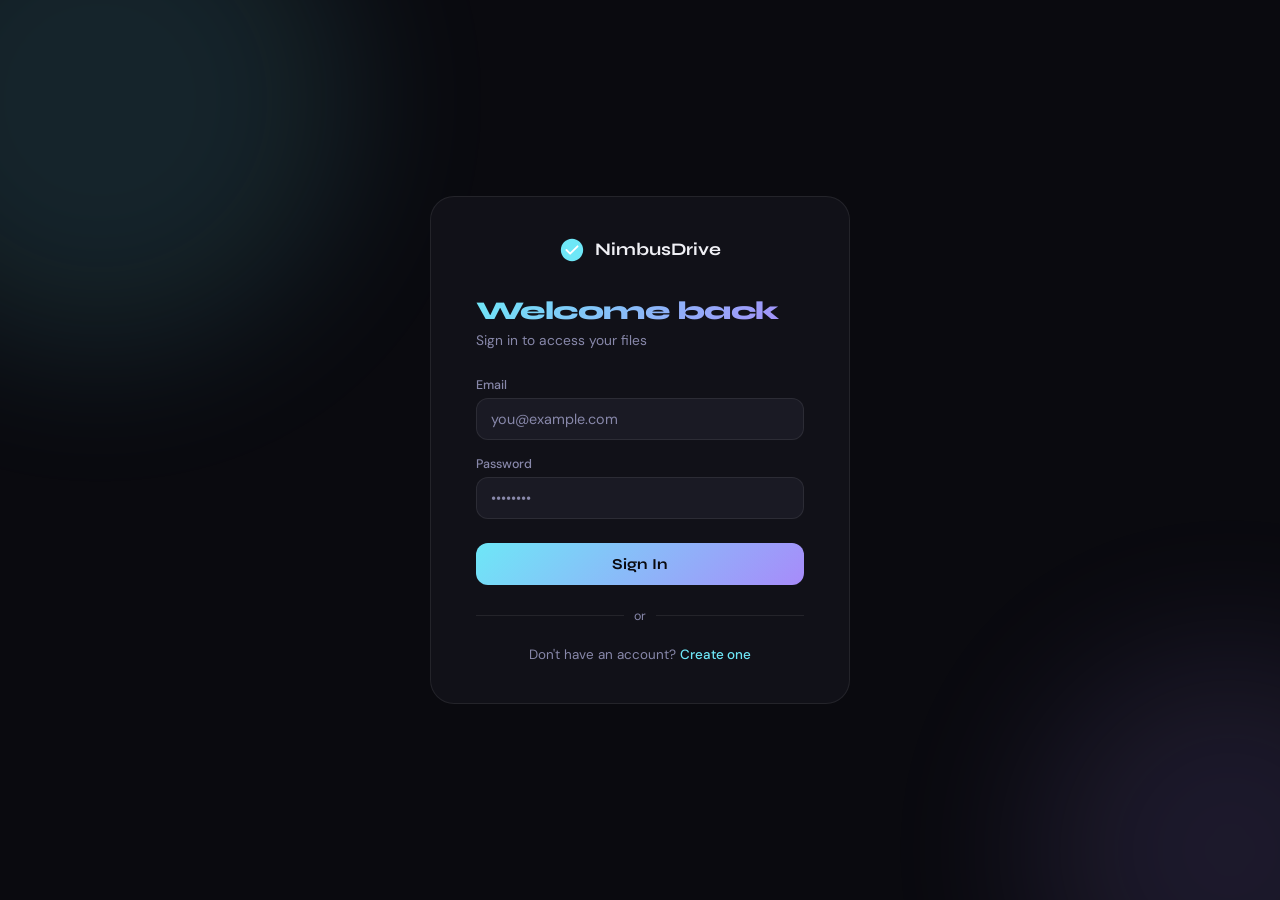
<file: frontend/login.html>
<!DOCTYPE html>
<html lang="en" data-theme="dark">
<head>
  <meta charset="UTF-8"/>
  <meta name="viewport" content="width=device-width, initial-scale=1.0"/>
  <title>NimbusDrive — Login</title>
  <link rel="preconnect" href="https://fonts.googleapis.com">
  <link href="https://fonts.googleapis.com/css2?family=Syne:wght@400;600;700;800&family=DM+Sans:wght@300;400;500&display=swap" rel="stylesheet">
  <style>
    *, *::before, *::after { box-sizing: border-box; margin: 0; padding: 0; }

    :root {
      --bg: #0a0a0f;
      --bg2: #111118;
      --bg3: #1a1a24;
      --glass: rgba(255,255,255,0.04);
      --glass-border: rgba(255,255,255,0.08);
      --text: #f0f0f5;
      --text2: #8888aa;
      --accent: #6ee7f7;
      --accent2: #a78bfa;
      --danger: #f87171;
      --success: #4ade80;
      --radius: 16px;
    }
    [data-theme="light"] {
      --bg: #e3e1d6; --bg2: #eceae0; --bg3: #d8d6cb;
      --glass: rgba(255,252,245,0.6); --glass-border: rgba(180,175,160,0.3);
      --text: #2c2b28; --text2: #6b6a62;
      --accent: #0eb5c7; --accent2: #8b6fd4;
    }

    body {
      font-family: 'DM Sans', sans-serif;
      background: var(--bg);
      color: var(--text);
      min-height: 100vh;
      display: flex;
      align-items: center;
      justify-content: center;
      overflow: hidden;
    }

    /* Orbs */
    .orb {
      position: fixed; border-radius: 50%;
      filter: blur(80px); opacity: 0.12;
      animation: drift 12s ease-in-out infinite;
      pointer-events: none; z-index: 0;
    }
    .orb1 { width: 500px; height: 500px; background: #6ee7f7; top: -150px; left: -150px; }
    .orb2 { width: 400px; height: 400px; background: #a78bfa; bottom: -150px; right: -150px; animation-delay: -5s; }
    @keyframes drift {
      0%,100% { transform: translate(0,0) scale(1); }
      50% { transform: translate(30px,-30px) scale(1.05); }
    }

    /* Card */
    .card {
      position: relative; z-index: 1;
      background: var(--bg2);
      border: 1px solid var(--glass-border);
      border-radius: 24px;
      padding: 2.5rem 2.8rem;
      width: 100%;
      max-width: 420px;
      animation: fadeUp 0.5s ease;
    }
    @keyframes fadeUp {
      from { opacity: 0; transform: translateY(24px); }
      to   { opacity: 1; transform: translateY(0); }
    }

    .logo {
      display: flex; align-items: center; gap: 10px;
      font-family: 'Syne', sans-serif; font-size: 1.1rem; font-weight: 700;
      margin-bottom: 2rem; justify-content: center;
    }

    .card-title {
      font-family: 'Syne', sans-serif;
      font-size: 1.6rem; font-weight: 800;
      letter-spacing: -0.02em;
      margin-bottom: 0.3rem;
      background: linear-gradient(135deg, var(--accent), var(--accent2));
      -webkit-background-clip: text; -webkit-text-fill-color: transparent; background-clip: text;
    }
    .card-sub { color: var(--text2); font-size: 0.86rem; margin-bottom: 1.8rem; }

    .input-group { display: flex; flex-direction: column; gap: 5px; margin-bottom: 1rem; }
    .input-label { font-size: 0.78rem; color: var(--text2); font-weight: 500; }
    .input-field {
      background: var(--bg3);
      border: 1px solid var(--glass-border);
      border-radius: 12px; padding: 11px 14px;
      font-family: 'DM Sans', sans-serif; font-size: 0.9rem; color: var(--text);
      outline: none; width: 100%;
      transition: border-color 0.2s, box-shadow 0.2s;
    }
    .input-field:focus {
      border-color: var(--accent);
      box-shadow: 0 0 0 3px rgba(110,231,247,0.08);
    }
    .input-field::placeholder { color: var(--text2); }
    [data-theme="light"] .input-field { background: #f0ede4; }

    .btn-submit {
      width: 100%; padding: 12px;
      background: linear-gradient(135deg, var(--accent), var(--accent2));
      border: none; border-radius: 12px;
      font-family: 'Syne', sans-serif; font-size: 0.95rem; font-weight: 700;
      color: #0a0a0f; cursor: pointer; margin-top: 0.5rem;
      transition: transform 0.15s, box-shadow 0.15s, opacity 0.15s;
    }
    .btn-submit:hover { transform: scale(1.02); box-shadow: 0 6px 24px rgba(110,231,247,0.25); }
    .btn-submit:disabled { opacity: 0.6; cursor: not-allowed; transform: none; }

    .divider {
      display: flex; align-items: center; gap: 10px;
      margin: 1.4rem 0; color: var(--text2); font-size: 0.78rem;
    }
    .divider::before, .divider::after {
      content: ''; flex: 1; height: 1px; background: var(--glass-border);
    }

    .switch-link {
      text-align: center; font-size: 0.84rem; color: var(--text2);
    }
    .switch-link a { color: var(--accent); text-decoration: none; font-weight: 500; }
    .switch-link a:hover { text-decoration: underline; }

    .error-msg {
      background: rgba(248,113,113,0.08);
      border: 1px solid rgba(248,113,113,0.2);
      border-radius: 10px; padding: 10px 14px;
      font-size: 0.83rem; color: var(--danger);
      margin-bottom: 1rem; display: none;
    }
    .error-msg.show { display: block; }

    .success-msg {
      background: rgba(74,222,128,0.08);
      border: 1px solid rgba(74,222,128,0.2);
      border-radius: 10px; padding: 10px 14px;
      font-size: 0.83rem; color: var(--success);
      margin-bottom: 1rem; display: none;
    }
    .success-msg.show { display: block; }
  </style>
</head>
<body>
  <div class="orb orb1"></div>
  <div class="orb orb2"></div>

  <div class="card">
    <div class="logo">
      <svg width="26" height="26" viewBox="0 0 28 28" fill="none">
        <path d="M14 2C7.373 2 2 7.373 2 14s5.373 12 12 12 12-5.373 12-12S20.627 2 14 2z" fill="url(#lg1)"/>
        <path d="M8 14l4 4 8-8" stroke="white" stroke-width="2" stroke-linecap="round" stroke-linejoin="round"/>
        <defs>
          <linearGradient id="lg1" x1="2" y1="2" x2="26" y2="26">
            <stop offset="0%" stop-color="#6ee7f7"/>
            <stop offset="100%" stop-color="#a78bfa"/>
          </linearGradient>
        </defs>
      </svg>
      NimbusDrive
    </div>

    <div class="card-title">Welcome back</div>
    <div class="card-sub">Sign in to access your files</div>

    <div class="error-msg" id="errorMsg"></div>
    <div class="success-msg" id="successMsg"></div>

    <div class="input-group">
      <label class="input-label">Email</label>
      <input class="input-field" type="email" id="email" placeholder="you@example.com" autocomplete="email"/>
    </div>

    <div class="input-group">
      <label class="input-label">Password</label>
      <input class="input-field" type="password" id="password" placeholder="••••••••" autocomplete="current-password"/>
    </div>

    <button class="btn-submit" id="loginBtn" onclick="handleLogin()">Sign In</button>

    <div class="divider">or</div>

    <div class="switch-link">
      Don't have an account? <a href="signup.html">Create one</a>
    </div>
  </div>

  <script>
    const API = window.location.origin;

    // If already logged in, redirect
    if (localStorage.getItem('nimbus_token')) {
      window.location.href = 'index.html';
    }

    // Apply saved theme
    const theme = localStorage.getItem('theme') || 'dark';
    document.documentElement.setAttribute('data-theme', theme);

    function showError(msg) {
      const el = document.getElementById('errorMsg');
      el.textContent = msg;
      el.classList.add('show');
      document.getElementById('successMsg').classList.remove('show');
    }

    function showSuccess(msg) {
      const el = document.getElementById('successMsg');
      el.textContent = msg;
      el.classList.add('show');
      document.getElementById('errorMsg').classList.remove('show');
    }

    async function handleLogin() {
      const email    = document.getElementById('email').value.trim();
      const password = document.getElementById('password').value;
      const btn      = document.getElementById('loginBtn');

      if (!email || !password) { showError('Please fill in all fields'); return; }

      btn.disabled = true;
      btn.textContent = 'Signing in...';

      try {
        const res  = await fetch(`${API}/auth/login`, {
          method: 'POST',
          headers: { 'Content-Type': 'application/json' },
          body: JSON.stringify({ email, password })
        });
        const data = await res.json();

        if (data.success) {
          localStorage.setItem('nimbus_token',    data.token);
          localStorage.setItem('nimbus_username', data.username);
          localStorage.setItem('nimbus_email',    data.email);
          showSuccess('Login successful! Redirecting...');
          setTimeout(() => window.location.href = 'index.html', 800);
        } else {
          showError(data.error || 'Login failed');
          btn.disabled = false;
          btn.textContent = 'Sign In';
        }
      } catch (e) {
        showError('Could not connect to server');
        btn.disabled = false;
        btn.textContent = 'Sign In';
      }
    }

    // Enter key support
    document.addEventListener('keydown', e => {
      if (e.key === 'Enter') handleLogin();
    });
  </script>
</body>
</html>
</file>
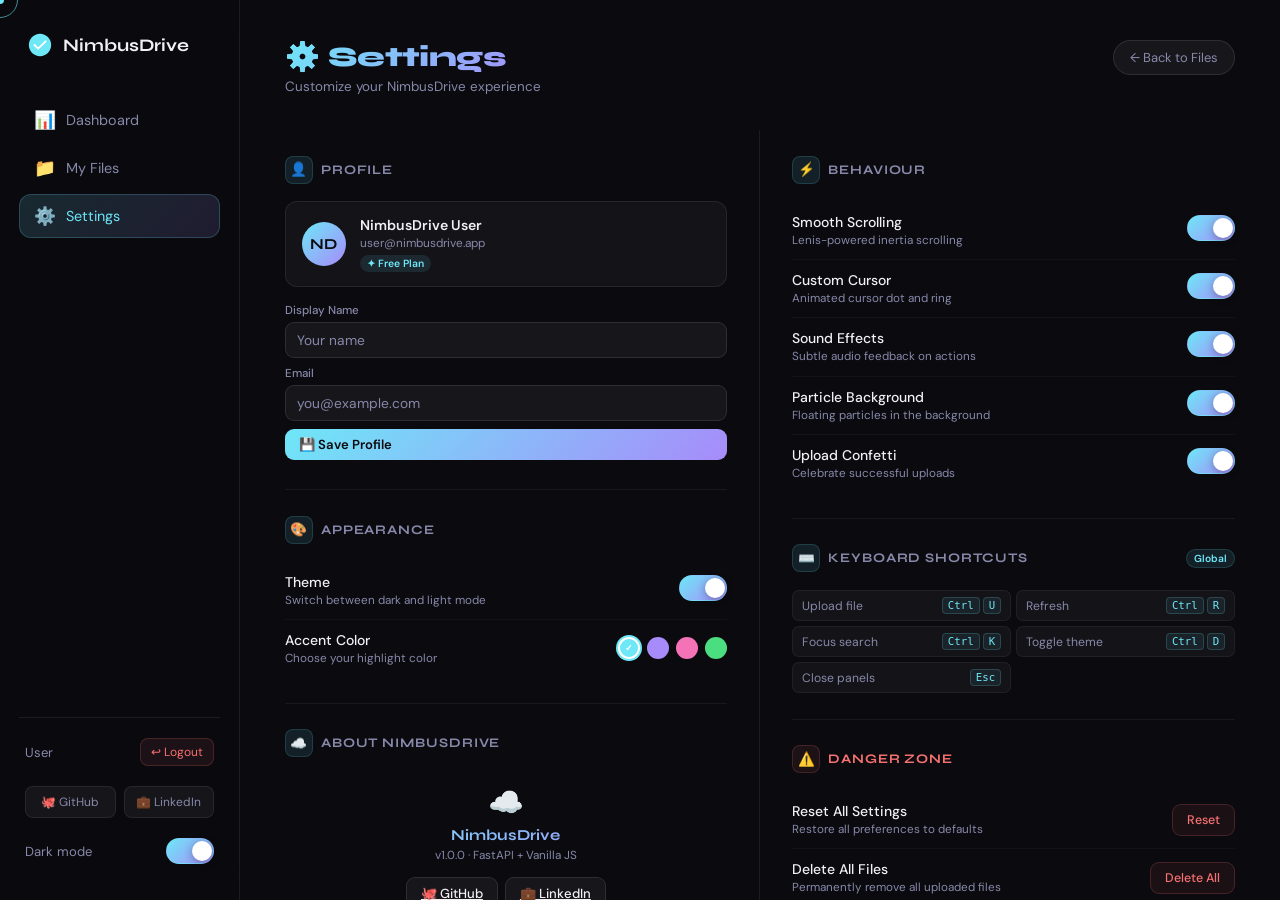
<file: frontend/settings.html>
<!DOCTYPE html>
<html lang="en" data-theme="dark">
<head>
  <meta charset="UTF-8"/>
  <meta name="viewport" content="width=device-width, initial-scale=1.0"/>
  <title>NimbusDrive — Settings</title>
  <link rel="preconnect" href="https://fonts.googleapis.com">
  <link href="https://fonts.googleapis.com/css2?family=Syne:wght@400;600;700;800&family=DM+Sans:wght@300;400;500&display=swap" rel="stylesheet">
  <link rel="stylesheet" href="style.css"/>
  <script src="auth.js"></script>
  <style>
    * { box-sizing: border-box; }

    .content {
      flex: 1;
      padding: 2.5rem 2.8rem 4rem;
      overflow-y: auto;
      height: 100vh;
    }

    /* ── Page header ── */
    .page-header {
      display: flex;
      align-items: flex-start;
      justify-content: space-between;
      margin-bottom: 2.2rem;
    }
    .page-header h1 {
      font-family: 'Syne', sans-serif;
      font-size: 1.75rem;
      font-weight: 800;
      letter-spacing: -0.02em;
      background: linear-gradient(135deg, var(--accent), var(--accent2));
      -webkit-background-clip: text; -webkit-text-fill-color: transparent; background-clip: text;
    }
    .page-header p { color: var(--text2); font-size: 0.84rem; margin-top: 4px; }

    .back-btn {
      display: inline-flex; align-items: center; gap: 6px;
      padding: 8px 16px; border-radius: 99px;
      background: rgba(255,255,255,0.05);
      border: 1px solid rgba(255,255,255,0.1);
      color: var(--text2); font-size: 0.81rem;
      text-decoration: none; white-space: nowrap;
      transition: color .18s, border-color .18s, transform .18s;
      font-family: 'DM Sans', sans-serif;
    }
    .back-btn:hover { color: var(--text); border-color: var(--accent); transform: translateX(-2px); }
    [data-theme="light"] .back-btn { background: rgba(0,0,0,0.04); border-color: rgba(0,0,0,0.1); }

    /* ── Two-column grid ── */
    .settings-grid {
      display: grid;
      grid-template-columns: 1fr 1fr;
      gap: 0;
      align-items: start;
    }
    @media (max-width: 920px) { .settings-grid { grid-template-columns: 1fr; } }

    .settings-col {
      display: flex;
      flex-direction: column;
      gap: 0;
    }
    .settings-col:first-child {
      border-right: 1px solid rgba(255,255,255,0.07);
      padding-right: 2rem;
    }
    .settings-col:last-child {
      padding-left: 2rem;
    }
    [data-theme="light"] .settings-col:first-child { border-right-color: rgba(0,0,0,0.08); }

    /* ── Section blocks (no card boxes — use dividers instead) ── */
    .s-section {
      padding: 1.6rem 0;
      border-bottom: 1px solid rgba(255,255,255,0.06);
    }
    .s-section:last-child { border-bottom: none; }
    [data-theme="light"] .s-section { border-bottom-color: rgba(0,0,0,0.07); }

    .s-section-header {
      display: flex;
      align-items: center;
      gap: 8px;
      margin-bottom: 1.1rem;
    }
    .s-section-icon {
      width: 28px; height: 28px;
      border-radius: 8px;
      background: rgba(110,231,247,0.1);
      border: 1px solid rgba(110,231,247,0.15);
      display: flex; align-items: center; justify-content: center;
      font-size: 0.85rem; flex-shrink: 0;
    }
    [data-theme="light"] .s-section-icon { background: rgba(14,181,199,0.1); border-color: rgba(14,181,199,0.18); }
    .s-section-title {
      font-family: 'Syne', sans-serif;
      font-size: 0.82rem;
      font-weight: 700;
      text-transform: uppercase;
      letter-spacing: 0.07em;
      color: var(--text2);
      flex: 1;
    }
    .s-badge {
      font-size: 0.64rem; padding: 2px 7px; border-radius: 99px;
      background: rgba(110,231,247,0.1); color: var(--accent); font-weight: 600;
      border: 1px solid rgba(110,231,247,0.15);
    }

    /* ── Setting row ── */
    .s-row {
      display: flex; align-items: center;
      justify-content: space-between;
      gap: 1rem;
      padding: 0.7rem 0;
      border-bottom: 1px solid rgba(255,255,255,0.04);
    }
    .s-row:last-child { border-bottom: none; }
    [data-theme="light"] .s-row { border-bottom-color: rgba(0,0,0,0.05); }
    .s-row-info { flex: 1; min-width: 0; }
    .s-row-label { font-size: 0.875rem; font-weight: 500; color: var(--text); }
    .s-row-desc { font-size: 0.73rem; color: var(--text2); margin-top: 1px; }
    .s-row-control { flex-shrink: 0; }

    /* ── Profile strip ── */
    .profile-strip {
      display: flex; align-items: center; gap: 0.9rem;
      padding: 0.85rem 1rem;
      background: rgba(255,255,255,0.04);
      border: 1px solid rgba(255,255,255,0.08);
      border-radius: 12px;
      margin-bottom: 1rem;
    }
    [data-theme="light"] .profile-strip { background: rgba(0,0,0,0.04); border-color: rgba(0,0,0,0.08); }
    .avatar {
      width: 44px; height: 44px; border-radius: 50%;
      background: linear-gradient(135deg, var(--accent), var(--accent2));
      display: flex; align-items: center; justify-content: center;
      font-size: 0.95rem; font-weight: 700; font-family: 'Syne', sans-serif;
      color: #0a0a0f; flex-shrink: 0;
    }
    .profile-name { font-size: 0.88rem; font-weight: 600; }
    .profile-email { font-size: 0.74rem; color: var(--text2); margin-top: 1px; }
    .profile-plan {
      display: inline-block; margin-top: 3px;
      font-size: 0.65rem; padding: 2px 7px; border-radius: 99px;
      background: rgba(110,231,247,0.1); color: var(--accent); font-weight: 600;
    }

    /* ── Inputs ── */
    .s-inputs { display: flex; flex-direction: column; gap: 8px; margin-bottom: 4px; }
    .s-input-group { display: flex; flex-direction: column; gap: 4px; }
    .s-input-label { font-size: 0.72rem; color: var(--text2); font-weight: 500; }
    .s-input {
      background: rgba(255,255,255,0.05);
      border: 1px solid rgba(255,255,255,0.1);
      border-radius: 9px; padding: 8px 11px;
      font-family: 'DM Sans', sans-serif; font-size: 0.86rem; color: var(--text);
      outline: none; width: 100%;
    }
    .s-input:focus { border-color: var(--accent); box-shadow: 0 0 0 3px rgba(110,231,247,0.07); }
    .s-input::placeholder { color: var(--text2); }
    [data-theme="light"] .s-input { background: rgba(0,0,0,0.05); border-color: rgba(0,0,0,0.1); color: #2c2b28; }

    /* ── Buttons ── */
    .btn {
      display: inline-flex; align-items: center; gap: 5px;
      padding: 7px 14px; border-radius: 9px;
      font-family: 'DM Sans', sans-serif; font-size: 0.82rem; font-weight: 500;
      cursor: pointer; border: 1px solid rgba(255,255,255,0.1);
      transition: transform .15s, box-shadow .15s, opacity .15s;
    }
    .btn-primary {
      background: linear-gradient(135deg, var(--accent), var(--accent2));
      color: #0a0a0f; border: none; font-weight: 600;
    }
    .btn-primary:hover { transform: scale(1.03); box-shadow: 0 4px 14px rgba(110,231,247,0.22); }
    .btn-secondary { background: rgba(255,255,255,0.05); color: var(--text); }
    .btn-secondary:hover { border-color: var(--accent); background: rgba(110,231,247,0.06); }
    .btn-danger {
      background: rgba(248,113,113,0.07); color: var(--danger);
      border-color: rgba(248,113,113,0.2); font-size: 0.78rem;
    }
    .btn-danger:hover { background: rgba(248,113,113,0.15); }

    /* ── Color swatches ── */
    .color-swatches { display: flex; gap: 7px; align-items: center; }
    .swatch {
      width: 22px; height: 22px; border-radius: 50%;
      border: 2px solid transparent; cursor: pointer;
      transition: transform .15s; position: relative;
    }
    .swatch:hover { transform: scale(1.22); }
    .swatch.active { border-color: white; box-shadow: 0 0 0 2px var(--accent); }
    .swatch.active::after {
      content: '✓'; position: absolute; inset: 0;
      display: flex; align-items: center; justify-content: center;
      color: white; font-size: 0.58rem; font-weight: 700;
    }

    /* ── Shortcuts ── */
    .shortcuts-wrap {
      display: grid; grid-template-columns: 1fr 1fr; gap: 5px;
    }
    .shortcut-row {
      display: flex; align-items: center; justify-content: space-between;
      padding: 6px 9px;
      background: rgba(255,255,255,0.04);
      border: 1px solid rgba(255,255,255,0.06);
      border-radius: 7px; font-size: 0.76rem; color: var(--text2);
    }
    [data-theme="light"] .shortcut-row { background: rgba(0,0,0,0.04); border-color: rgba(0,0,0,0.07); }
    .keys { display: flex; gap: 3px; }
    .key {
      background: rgba(110,231,247,0.08); border: 1px solid rgba(110,231,247,0.18);
      color: var(--accent); padding: 1px 5px; border-radius: 4px;
      font-size: 0.67rem; font-family: 'SF Mono', monospace;
    }
    [data-theme="light"] .key { background: rgba(14,181,199,0.08); border-color: rgba(14,181,199,0.2); color: #0a9dad; }

    /* ── Danger section ── */
    .s-section.danger .s-section-title { color: var(--danger); }
    .s-section.danger .s-section-icon { background: rgba(248,113,113,0.08); border-color: rgba(248,113,113,0.18); }

    /* ── About ── */
    .about-inner { text-align: center; padding: 0.5rem 0 0.2rem; }
    .about-logo { font-size: 1.8rem; display: block; margin-bottom: 0.3rem; }
    .about-title {
      font-family: 'Syne', sans-serif; font-size: 0.95rem; font-weight: 700;
      background: linear-gradient(135deg, var(--accent), var(--accent2));
      -webkit-background-clip: text; -webkit-text-fill-color: transparent; background-clip: text;
    }
    .about-version { font-size: 0.73rem; color: var(--text2); margin: 3px 0 0.9rem; }
    .about-links { display: flex; gap: 7px; justify-content: center; }

    /* ── Modal ── */
    .modal-overlay {
      position: fixed; inset: 0; background: rgba(0,0,0,0.6);
      backdrop-filter: blur(6px);
      display: flex; align-items: center; justify-content: center;
      z-index: 99998; opacity: 0; visibility: hidden;
      transition: opacity .2s, visibility .2s;
    }
    .modal-overlay.show { opacity: 1; visibility: visible; }
    .modal {
      background: var(--bg2); border: 1px solid rgba(255,255,255,0.1);
      border-radius: var(--radius); padding: 1.6rem;
      max-width: 360px; width: 90%; transform: scale(0.93);
      transition: transform .2s;
    }
    .modal-overlay.show .modal { transform: scale(1); }
    [data-theme="light"] .modal { background: #eceae0; }
    .modal-title { font-family: 'Syne', sans-serif; font-size: 1rem; font-weight: 700; margin-bottom: 0.35rem; }
    .modal-desc { color: var(--text2); font-size: 0.84rem; margin-bottom: 1.1rem; line-height: 1.5; }
    .modal-actions { display: flex; gap: 7px; justify-content: flex-end; }

    /* ── Toast ── */
    .toast {
      position: fixed; bottom: 1.8rem; left: 50%;
      transform: translateX(-50%) translateY(70px);
      background: var(--bg3); border: 1px solid rgba(255,255,255,0.1);
      border-radius: 99px; padding: 9px 20px; font-size: 0.84rem;
      z-index: 99999; transition: transform .22s ease, opacity .22s ease;
      opacity: 0; pointer-events: none;
      white-space: nowrap; display: flex; align-items: center; gap: 6px;
    }
    .toast.show { transform: translateX(-50%) translateY(0); opacity: 1; }
    .toast.success { border-color: var(--success); color: var(--success); }
    .toast.error   { border-color: var(--danger);  color: var(--danger); }
    [data-theme="light"] .toast { background: #eceae0; }

    .loader {
      width: 32px; height: 32px;
      border: 3px solid rgba(255,255,255,0.08);
      border-top-color: var(--accent);
      border-radius: 50%; animation: spin .75s linear infinite; margin: 5rem auto;
    }
    @keyframes spin { to { transform: rotate(360deg); } }

    /* ── Kill orb blur for perf ── */
    .bg-orbs { display: none; }

    @media (max-width: 640px) {
      .content { padding: 1.4rem; }
      .shortcuts-wrap { grid-template-columns: 1fr; }
      .settings-col:first-child { border-right: none; padding-right: 0; border-bottom: 1px solid rgba(255,255,255,0.07); padding-bottom: 1.5rem; margin-bottom: 1.5rem; }
      .settings-col:last-child { padding-left: 0; }
    }
  </style>
</head>
<body>
  <div class="theme-transition-overlay" id="themeOverlay"></div>

  <div class="bg-orbs">
    <div class="orb orb1"></div>
    <div class="orb orb2"></div>
    <div class="orb orb3"></div>
  </div>

  <div class="cursor-dot" id="cursorDot"></div>
  <div class="cursor-ring" id="cursorRing"></div>

  <div class="toast" id="toast"></div>

  <div class="modal-overlay" id="modalOverlay">
    <div class="modal">
      <div class="modal-title">Confirm Action</div>
      <div class="modal-desc" id="modalDesc">Are you sure?</div>
      <div class="modal-actions">
        <button class="btn btn-secondary" onclick="closeModal()">Cancel</button>
        <button class="btn btn-danger" id="modalConfirm">Confirm</button>
      </div>
    </div>
  </div>

  <div class="layout">
    <aside class="sidebar">
      <div class="sidebar-logo">
        <svg width="26" height="26" viewBox="0 0 28 28" fill="none">
          <path d="M14 2C7.373 2 2 7.373 2 14s5.373 12 12 12 12-5.373 12-12S20.627 2 14 2z" fill="url(#lg3)"/>
          <path d="M8 14l4 4 8-8" stroke="white" stroke-width="2" stroke-linecap="round" stroke-linejoin="round"/>
          <defs>
            <linearGradient id="lg3" x1="2" y1="2" x2="26" y2="26">
              <stop offset="0%" stop-color="#6ee7f7"/>
              <stop offset="100%" stop-color="#a78bfa"/>
            </linearGradient>
          </defs>
        </svg>
        NimbusDrive
      </div>
      <nav class="nav-links">
        <a class="nav-link" href="dashboard.html"><span class="nav-icon">📊</span> Dashboard</a>
        <a class="nav-link" href="index.html"><span class="nav-icon">📁</span> My Files</a>
        <a class="nav-link active" href="settings.html"><span class="nav-icon">⚙️</span> Settings</a>
      </nav>
      <div class="sidebar-bottom">
        <div class="user-row">
          <span class="theme-label" id="usernameDisplay">User</span>
          <button class="logout-btn" onclick="logout()">↩ Logout</button>
        </div>

        <div style="display:flex;gap:8px;padding:4px 6px;">
          <a href="https://github.com/ArnavBhatt30" target="_blank" style="flex:1;display:flex;align-items:center;justify-content:center;gap:5px;padding:7px;border-radius:8px;background:rgba(255,255,255,0.05);border:1px solid rgba(255,255,255,0.08);color:var(--text2);font-size:0.75rem;text-decoration:none;" onmouseover="this.style.borderColor='var(--accent)'" onmouseout="this.style.borderColor='rgba(255,255,255,0.08)'">🐙 GitHub</a>
          <a href="https://www.linkedin.com/in/arnav-bhatt-0139b8172/" target="_blank" style="flex:1;display:flex;align-items:center;justify-content:center;gap:5px;padding:7px;border-radius:8px;background:rgba(255,255,255,0.05);border:1px solid rgba(255,255,255,0.08);color:var(--text2);font-size:0.75rem;text-decoration:none;" onmouseover="this.style.borderColor='var(--accent2)'" onmouseout="this.style.borderColor='rgba(255,255,255,0.08)'">💼 LinkedIn</a>
        </div>
        <div class="theme-row">
          <span class="theme-label">Dark mode</span>
          <label class="toggle-switch">
            <input type="checkbox" id="sidebarThemeCheck" checked/>
            <span class="toggle-slider"></span>
          </label>
        </div>
      </div>
    </aside>

    <main class="content" id="mainContent">
      <div class="loader"></div>
    </main>
  </div>

  <script>
    // API defined in auth.js

    // ===== THEME =====
    const savedTheme = localStorage.getItem('theme') || 'dark';
    document.documentElement.setAttribute('data-theme', savedTheme);
    document.getElementById('sidebarThemeCheck').checked = savedTheme === 'dark';

    function switchTheme(isDark) {
      const theme = isDark ? 'dark' : 'light';
      const ov = document.getElementById('themeOverlay');
      ov.style.background = isDark ? '#0a0a0f' : '#e3e1d6';
      ov.classList.add('active');
      setTimeout(() => {
        document.documentElement.setAttribute('data-theme', theme);
        localStorage.setItem('theme', theme);
        document.querySelectorAll('#sidebarThemeCheck, #themeToggle').forEach(el => { if (el) el.checked = isDark; });
        requestAnimationFrame(() => ov.classList.remove('active'));
        showToast(isDark ? '🌙 Dark mode' : '☀️ Light mode', 'success');
      }, 250);
    }
    document.getElementById('sidebarThemeCheck').addEventListener('change', e => switchTheme(e.target.checked));

    // ===== TOAST =====
    function showToast(msg, type = 'success') {
      const t = document.getElementById('toast');
      t.textContent = msg;
      t.className = `toast show ${type}`;
      setTimeout(() => t.className = 'toast', 2800);
    }

    // ===== MODAL =====
    function confirmAction(msg, cb) {
      document.getElementById('modalDesc').textContent = msg;
      document.getElementById('modalConfirm').onclick = () => { closeModal(); cb(); };
      document.getElementById('modalOverlay').classList.add('show');
    }
    function closeModal() { document.getElementById('modalOverlay').classList.remove('show'); }

    // ===== CURSOR — lazy RAF, only runs when mouse moves =====
    const dot  = document.getElementById('cursorDot');
    const ring = document.getElementById('cursorRing');

    // Apply cursor setting on load
    const _initSettings = JSON.parse(localStorage.getItem('nimbusDriveSettings') || '{}');
    const _cursorEnabled = _initSettings.customCursor !== false;
    if (_cursorEnabled && !('ontouchstart' in window) && navigator.maxTouchPoints === 0) {
      document.body.classList.add('custom-cursor-active');
    } else {
      if (dot)  dot.style.display  = 'none';
      if (ring) ring.style.display = 'none';
    }

    if ('ontouchstart' in window || navigator.maxTouchPoints > 0) {
      if (dot)  dot.style.display = 'none';
      if (ring) ring.style.display = 'none';
      document.body.style.cursor = 'auto';
    } else {
      let rx = 0, ry = 0, mx = 0, my = 0, rafId = null;
      document.addEventListener('mousemove', e => {
        mx = e.clientX; my = e.clientY;
        dot.style.left = mx + 'px'; dot.style.top = my + 'px';
        if (!rafId) rafId = requestAnimationFrame(animRing);
      });
      function animRing() {
        rx += (mx - rx) * 0.15;
        ry += (my - ry) * 0.15;
        ring.style.left = rx + 'px'; ring.style.top = ry + 'px';
        rafId = Math.hypot(mx - rx, my - ry) > 0.4 ? requestAnimationFrame(animRing) : null;
      }
      document.addEventListener('mousedown', () => { dot.classList.add('clicking'); ring.classList.add('clicking'); });
      document.addEventListener('mouseup',   () => { dot.classList.remove('clicking'); ring.classList.remove('clicking'); });
      document.addEventListener('mouseover', e => {
        const h = !!e.target.closest('a,button,label,input,.toggle-switch,.swatch');
        dot.classList.toggle('hovering', h); ring.classList.toggle('hovering', h);
      });
    }

    // ===== PAGE TRANSITIONS =====
    function initPageTransitions() {
      const ov = document.createElement('div');
      ov.style.cssText = 'position:fixed;inset:0;z-index:99997;background:linear-gradient(135deg,#6ee7f7,#a78bfa);transform:translateX(-100%);pointer-events:none;';
      document.body.appendChild(ov);
      document.querySelectorAll('a[href]').forEach(link => {
        const href = link.getAttribute('href');
        if (!href || href.startsWith('#') || href.startsWith('http')) return;
        link.addEventListener('click', e => {
          e.preventDefault();
          ov.style.transition = 'transform 0.38s cubic-bezier(0.77,0,0.175,1)';
          ov.style.transform = 'translateX(0)';
          setTimeout(() => window.location.href = href, 380);
        });
      });
      requestAnimationFrame(() => requestAnimationFrame(() => {
        ov.style.transition = 'transform 0.42s cubic-bezier(0.77,0,0.175,1)';
        ov.style.transform = 'translateX(100%)';
      }));
    }

    // ===== SETTINGS ACTIONS =====
    function saveSetting(key, value) {
      const s = JSON.parse(localStorage.getItem('nimbusDriveSettings') || '{}');
      s[key] = value;
      localStorage.setItem('nimbusDriveSettings', JSON.stringify(s));
      showToast('Saved', 'success');

      // Apply effects immediately
      if (key === 'customCursor') applyCursorSetting(value);
    }

    function applyCursorSetting(enabled) {
      const dot  = document.getElementById('cursorDot');
      const ring = document.getElementById('cursorRing');
      if (enabled) {
        document.body.classList.add('custom-cursor-active');
        if (dot)  { dot.style.display  = 'block'; dot.style.opacity  = '1'; }
        if (ring) { ring.style.display = 'block'; ring.style.opacity = '0.6'; }
      } else {
        document.body.classList.remove('custom-cursor-active');
        if (dot)  dot.style.display  = 'none';
        if (ring) ring.style.display = 'none';
      }
    }

    function saveProfile() {
      const name  = document.getElementById('profileName').value.trim()  || 'NimbusDrive User';
      const email = document.getElementById('profileEmail').value.trim() || 'user@nimbusdrive.app';
      const initials = name.split(' ').map(w => w[0]).join('').toUpperCase().slice(0, 2);
      localStorage.setItem('nimbusDriveProfile', JSON.stringify({ name, email, initials }));
      document.getElementById('avInitials').textContent = initials;
      document.getElementById('dispName').textContent  = name;
      document.getElementById('dispEmail').textContent = email;
      showToast('Profile saved!', 'success');
    }

    function setAccent(el) {
      document.querySelectorAll('.swatch').forEach(s => s.classList.remove('active'));
      el.classList.add('active');

      const color = el.dataset.accent;
      const accents = {
        cyan:   { accent: '#6ee7f7', accent2: '#a78bfa' },
        purple: { accent: '#a78bfa', accent2: '#6ee7f7' },
        pink:   { accent: '#f472b6', accent2: '#a78bfa' },
        green:  { accent: '#4ade80', accent2: '#6ee7f7' },
      };

      const chosen = accents[color] || accents.cyan;
      document.documentElement.style.setProperty('--accent',  chosen.accent);
      document.documentElement.style.setProperty('--accent2', chosen.accent2);

      // Save to localStorage
      const s = JSON.parse(localStorage.getItem('nimbusDriveSettings') || '{}');
      s.accentColor = color;
      localStorage.setItem('nimbusDriveSettings', JSON.stringify(s));

      showToast('Accent color updated', 'success');
    }

    function applyAccentColor() {
      const s = JSON.parse(localStorage.getItem('nimbusDriveSettings') || '{}');
      if (!s.accentColor) return;
      const accents = {
        cyan:   { accent: '#6ee7f7', accent2: '#a78bfa' },
        purple: { accent: '#a78bfa', accent2: '#6ee7f7' },
        pink:   { accent: '#f472b6', accent2: '#a78bfa' },
        green:  { accent: '#4ade80', accent2: '#6ee7f7' },
      };
      const chosen = accents[s.accentColor];
      if (chosen) {
        document.documentElement.style.setProperty('--accent',  chosen.accent);
        document.documentElement.style.setProperty('--accent2', chosen.accent2);
      }
    }

    function resetSettings() {
      localStorage.removeItem('nimbusDriveSettings');
      showToast('Settings reset to defaults', 'success');
      setTimeout(() => {
        renderSettings();
        applyCursorSetting(true); // default is enabled
      }, 500);
    }

    async function clearAllFiles() {
      try {
        const res = await authFetch(`${API}/files/clear-all`, { method: 'DELETE' });
        const data = await res.json();
        showToast(data.success ? 'All files deleted' : (data.error || 'Failed'), data.success ? 'success' : 'error');
      } catch { showToast('Could not reach server', 'error'); }
    }

    // ===== RENDER =====
    function renderSettings() {
      const s  = JSON.parse(localStorage.getItem('nimbusDriveSettings') || '{}');
      const p  = JSON.parse(localStorage.getItem('nimbusDriveProfile')  || '{}');
      const name     = p.name     || 'NimbusDrive User';
      const email    = p.email    || 'user@nimbusdrive.app';
      const initials = p.initials || 'ND';
      const isDark   = (localStorage.getItem('theme') || 'dark') === 'dark';

      const tog = (key, def = true) => `<label class="toggle-switch"><input type="checkbox" ${s[key] !== false && (s[key] !== undefined || def) ? 'checked' : ''} onchange="saveSetting('${key}',this.checked)"><span class="toggle-slider"></span></label>`;

            document.getElementById('mainContent').innerHTML = `
        <div class="page-header">
          <div>
            <h1>⚙️ Settings</h1>
            <p>Customize your NimbusDrive experience</p>
          </div>
          <a href="index.html" class="back-btn">← Back to Files</a>
        </div>

        <div class="settings-grid">
          <div class="settings-col">

            <!-- Profile -->
            <div class="s-section">
              <div class="s-section-header">
                <div class="s-section-icon">👤</div>
                <span class="s-section-title">Profile</span>
              </div>
              <div class="profile-strip">
                <div class="avatar" id="avInitials">${initials}</div>
                <div>
                  <div class="profile-name" id="dispName">${name}</div>
                  <div class="profile-email" id="dispEmail">${email}</div>
                  <span class="profile-plan">✦ Free Plan</span>
                </div>
              </div>
              <div class="s-inputs">
                <div class="s-input-group">
                  <label class="s-input-label">Display Name</label>
                  <input class="s-input" id="profileName" type="text" placeholder="Your name" value="${p.name || ''}">
                </div>
                <div class="s-input-group">
                  <label class="s-input-label">Email</label>
                  <input class="s-input" id="profileEmail" type="email" placeholder="you@example.com" value="${p.email || ''}">
                </div>
                <button class="btn btn-primary" onclick="saveProfile()">💾 Save Profile</button>
              </div>
            </div>

            <!-- Appearance -->
            <div class="s-section">
              <div class="s-section-header">
                <div class="s-section-icon">🎨</div>
                <span class="s-section-title">Appearance</span>
              </div>
              <div class="s-row">
                <div class="s-row-info"><div class="s-row-label">Theme</div><div class="s-row-desc">Switch between dark and light mode</div></div>
                <div class="s-row-control"><label class="toggle-switch"><input type="checkbox" id="themeToggle" ${isDark ? 'checked' : ''}><span class="toggle-slider"></span></label></div>
              </div>
              <div class="s-row">
                <div class="s-row-info"><div class="s-row-label">Accent Color</div><div class="s-row-desc">Choose your highlight color</div></div>
                <div class="s-row-control">
                  <div class="color-swatches">
                    <div class="swatch active" style="background:#6ee7f7" onclick="setAccent(this)"></div>
                    <div class="swatch" style="background:#a78bfa" onclick="setAccent(this)"></div>
                    <div class="swatch" style="background:#f472b6" onclick="setAccent(this)"></div>
                    <div class="swatch" style="background:#4ade80" onclick="setAccent(this)"></div>
                  </div>
                </div>
              </div>
            </div>

            <!-- About -->
            <div class="s-section">
              <div class="s-section-header">
                <div class="s-section-icon">☁️</div>
                <span class="s-section-title">About NimbusDrive</span>
              </div>
              <div class="about-inner">
                <span class="about-logo">☁️</span>
                <div class="about-title">NimbusDrive</div>
                <div class="about-version">v1.0.0 · FastAPI + Vanilla JS</div>
                <div class="about-links">
                  <a href="https://github.com/ArnavBhatt30" target="_blank" class="btn btn-secondary">🐙 GitHub</a>
                  <a href="https://www.linkedin.com/in/arnav-bhatt-0139b8172/" target="_blank" class="btn btn-secondary">💼 LinkedIn</a>
                </div>
              </div>
            </div>

          </div>
          <div class="settings-col">

            <!-- Behaviour -->
            <div class="s-section">
              <div class="s-section-header">
                <div class="s-section-icon">⚡</div>
                <span class="s-section-title">Behaviour</span>
              </div>
              <div class="s-row">
                <div class="s-row-info"><div class="s-row-label">Smooth Scrolling</div><div class="s-row-desc">Lenis-powered inertia scrolling</div></div>
                <div class="s-row-control">${tog('smoothScroll')}</div>
              </div>
              <div class="s-row">
                <div class="s-row-info"><div class="s-row-label">Custom Cursor</div><div class="s-row-desc">Animated cursor dot and ring</div></div>
                <div class="s-row-control">${tog('customCursor')}</div>
              </div>
              <div class="s-row">
                <div class="s-row-info"><div class="s-row-label">Sound Effects</div><div class="s-row-desc">Subtle audio feedback on actions</div></div>
                <div class="s-row-control">${tog('sound')}</div>
              </div>
              <div class="s-row">
                <div class="s-row-info"><div class="s-row-label">Particle Background</div><div class="s-row-desc">Floating particles in the background</div></div>
                <div class="s-row-control">${tog('particles')}</div>
              </div>
              <div class="s-row">
                <div class="s-row-info"><div class="s-row-label">Upload Confetti</div><div class="s-row-desc">Celebrate successful uploads</div></div>
                <div class="s-row-control">${tog('confetti')}</div>
              </div>
            </div>

            <!-- Keyboard Shortcuts -->
            <div class="s-section">
              <div class="s-section-header">
                <div class="s-section-icon">⌨️</div>
                <span class="s-section-title">Keyboard Shortcuts</span>
                <span class="s-badge">Global</span>
              </div>
              <div class="shortcuts-wrap">
                <div class="shortcut-row"><span>Upload file</span><div class="keys"><span class="key">Ctrl</span><span class="key">U</span></div></div>
                <div class="shortcut-row"><span>Refresh</span><div class="keys"><span class="key">Ctrl</span><span class="key">R</span></div></div>
                <div class="shortcut-row"><span>Focus search</span><div class="keys"><span class="key">Ctrl</span><span class="key">K</span></div></div>
                <div class="shortcut-row"><span>Toggle theme</span><div class="keys"><span class="key">Ctrl</span><span class="key">D</span></div></div>
                <div class="shortcut-row"><span>Close panels</span><div class="keys"><span class="key">Esc</span></div></div>
              </div>
            </div>

            <!-- Danger Zone -->
            <div class="s-section danger">
              <div class="s-section-header">
                <div class="s-section-icon">⚠️</div>
                <span class="s-section-title">Danger Zone</span>
              </div>
              <div class="s-row">
                <div class="s-row-info"><div class="s-row-label">Reset All Settings</div><div class="s-row-desc">Restore all preferences to defaults</div></div>
                <div class="s-row-control"><button class="btn btn-danger" onclick="confirmAction('Reset all settings to defaults?', resetSettings)">Reset</button></div>
              </div>
              <div class="s-row">
                <div class="s-row-info"><div class="s-row-label">Delete All Files</div><div class="s-row-desc">Permanently remove all uploaded files</div></div>
                <div class="s-row-control"><button class="btn btn-danger" onclick="confirmAction('Delete ALL files? This cannot be undone.', clearAllFiles)">Delete All</button></div>
              </div>
            </div>

          </div>
        </div>
      `;

      document.getElementById('themeToggle').addEventListener('change', e => switchTheme(e.target.checked));
    }

    // ===== INIT =====
    function init() {
      applyAccentColor();
      initPageTransitions();
      renderSettings();
    }

    if (document.readyState === 'loading') {
      document.addEventListener('DOMContentLoaded', init);
    } else {
      init();
    }

    document.addEventListener('keydown', e => {
      if ((e.ctrlKey || e.metaKey) && e.key === 'd') {
        e.preventDefault();
        const c = document.getElementById('sidebarThemeCheck');
        c.checked = !c.checked;
        switchTheme(c.checked);
      }
    });
  </script>
</body>
</html>
</file>
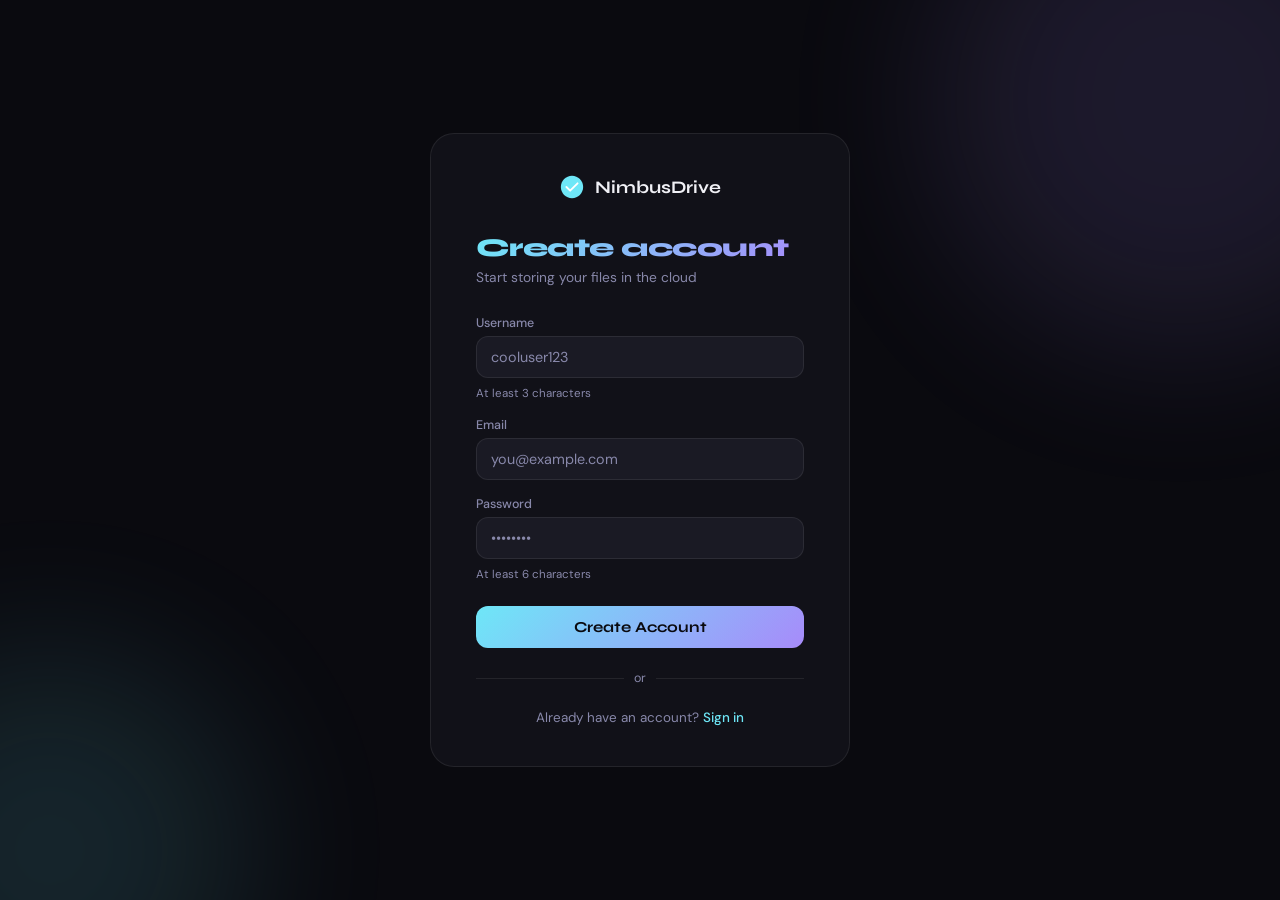
<file: frontend/signup.html>
<!DOCTYPE html>
<html lang="en" data-theme="dark">
<head>
  <meta charset="UTF-8"/>
  <meta name="viewport" content="width=device-width, initial-scale=1.0"/>
  <title>NimbusDrive — Sign Up</title>
  <link rel="preconnect" href="https://fonts.googleapis.com">
  <link href="https://fonts.googleapis.com/css2?family=Syne:wght@400;600;700;800&family=DM+Sans:wght@300;400;500&display=swap" rel="stylesheet">
  <style>
    *, *::before, *::after { box-sizing: border-box; margin: 0; padding: 0; }

    :root {
      --bg: #0a0a0f; --bg2: #111118; --bg3: #1a1a24;
      --glass: rgba(255,255,255,0.04); --glass-border: rgba(255,255,255,0.08);
      --text: #f0f0f5; --text2: #8888aa;
      --accent: #6ee7f7; --accent2: #a78bfa;
      --danger: #f87171; --success: #4ade80;
    }
    [data-theme="light"] {
      --bg: #e3e1d6; --bg2: #eceae0; --bg3: #d8d6cb;
      --glass: rgba(255,252,245,0.6); --glass-border: rgba(180,175,160,0.3);
      --text: #2c2b28; --text2: #6b6a62;
      --accent: #0eb5c7; --accent2: #8b6fd4;
    }

    body {
      font-family: 'DM Sans', sans-serif;
      background: var(--bg); color: var(--text);
      min-height: 100vh;
      display: flex; align-items: center; justify-content: center;
      overflow: hidden;
    }

    .orb {
      position: fixed; border-radius: 50%;
      filter: blur(80px); opacity: 0.12;
      animation: drift 12s ease-in-out infinite;
      pointer-events: none; z-index: 0;
    }
    .orb1 { width: 500px; height: 500px; background: #a78bfa; top: -150px; right: -150px; }
    .orb2 { width: 400px; height: 400px; background: #6ee7f7; bottom: -150px; left: -150px; animation-delay: -5s; }
    @keyframes drift {
      0%,100% { transform: translate(0,0) scale(1); }
      50% { transform: translate(30px,-30px) scale(1.05); }
    }

    .card {
      position: relative; z-index: 1;
      background: var(--bg2);
      border: 1px solid var(--glass-border);
      border-radius: 24px;
      padding: 2.5rem 2.8rem;
      width: 100%; max-width: 420px;
      animation: fadeUp 0.5s ease;
    }
    @keyframes fadeUp {
      from { opacity: 0; transform: translateY(24px); }
      to   { opacity: 1; transform: translateY(0); }
    }

    .logo {
      display: flex; align-items: center; gap: 10px;
      font-family: 'Syne', sans-serif; font-size: 1.1rem; font-weight: 700;
      margin-bottom: 2rem; justify-content: center;
    }

    .card-title {
      font-family: 'Syne', sans-serif;
      font-size: 1.6rem; font-weight: 800; letter-spacing: -0.02em;
      margin-bottom: 0.3rem;
      background: linear-gradient(135deg, var(--accent), var(--accent2));
      -webkit-background-clip: text; -webkit-text-fill-color: transparent; background-clip: text;
    }
    .card-sub { color: var(--text2); font-size: 0.86rem; margin-bottom: 1.8rem; }

    .input-group { display: flex; flex-direction: column; gap: 5px; margin-bottom: 1rem; }
    .input-label { font-size: 0.78rem; color: var(--text2); font-weight: 500; }
    .input-field {
      background: var(--bg3);
      border: 1px solid var(--glass-border);
      border-radius: 12px; padding: 11px 14px;
      font-family: 'DM Sans', sans-serif; font-size: 0.9rem; color: var(--text);
      outline: none; width: 100%;
      transition: border-color 0.2s, box-shadow 0.2s;
    }
    .input-field:focus { border-color: var(--accent); box-shadow: 0 0 0 3px rgba(110,231,247,0.08); }
    .input-field::placeholder { color: var(--text2); }
    [data-theme="light"] .input-field { background: #f0ede4; }

    .input-hint { font-size: 0.72rem; color: var(--text2); margin-top: 3px; }

    .btn-submit {
      width: 100%; padding: 12px;
      background: linear-gradient(135deg, var(--accent), var(--accent2));
      border: none; border-radius: 12px;
      font-family: 'Syne', sans-serif; font-size: 0.95rem; font-weight: 700;
      color: #0a0a0f; cursor: pointer; margin-top: 0.5rem;
      transition: transform 0.15s, box-shadow 0.15s, opacity 0.15s;
    }
    .btn-submit:hover { transform: scale(1.02); box-shadow: 0 6px 24px rgba(110,231,247,0.25); }
    .btn-submit:disabled { opacity: 0.6; cursor: not-allowed; transform: none; }

    .divider {
      display: flex; align-items: center; gap: 10px;
      margin: 1.4rem 0; color: var(--text2); font-size: 0.78rem;
    }
    .divider::before, .divider::after { content: ''; flex: 1; height: 1px; background: var(--glass-border); }

    .switch-link { text-align: center; font-size: 0.84rem; color: var(--text2); }
    .switch-link a { color: var(--accent); text-decoration: none; font-weight: 500; }
    .switch-link a:hover { text-decoration: underline; }

    .error-msg {
      background: rgba(248,113,113,0.08); border: 1px solid rgba(248,113,113,0.2);
      border-radius: 10px; padding: 10px 14px;
      font-size: 0.83rem; color: var(--danger); margin-bottom: 1rem; display: none;
    }
    .error-msg.show { display: block; }
    .success-msg {
      background: rgba(74,222,128,0.08); border: 1px solid rgba(74,222,128,0.2);
      border-radius: 10px; padding: 10px 14px;
      font-size: 0.83rem; color: var(--success); margin-bottom: 1rem; display: none;
    }
    .success-msg.show { display: block; }
  </style>
</head>
<body>
  <div class="orb orb1"></div>
  <div class="orb orb2"></div>

  <div class="card">
    <div class="logo">
      <svg width="26" height="26" viewBox="0 0 28 28" fill="none">
        <path d="M14 2C7.373 2 2 7.373 2 14s5.373 12 12 12 12-5.373 12-12S20.627 2 14 2z" fill="url(#lg2)"/>
        <path d="M8 14l4 4 8-8" stroke="white" stroke-width="2" stroke-linecap="round" stroke-linejoin="round"/>
        <defs>
          <linearGradient id="lg2" x1="2" y1="2" x2="26" y2="26">
            <stop offset="0%" stop-color="#6ee7f7"/>
            <stop offset="100%" stop-color="#a78bfa"/>
          </linearGradient>
        </defs>
      </svg>
      NimbusDrive
    </div>

    <div class="card-title">Create account</div>
    <div class="card-sub">Start storing your files in the cloud</div>

    <div class="error-msg"   id="errorMsg"></div>
    <div class="success-msg" id="successMsg"></div>

    <div class="input-group">
      <label class="input-label">Username</label>
      <input class="input-field" type="text" id="username" placeholder="cooluser123" autocomplete="username"/>
      <span class="input-hint">At least 3 characters</span>
    </div>

    <div class="input-group">
      <label class="input-label">Email</label>
      <input class="input-field" type="email" id="email" placeholder="you@example.com" autocomplete="email"/>
    </div>

    <div class="input-group">
      <label class="input-label">Password</label>
      <input class="input-field" type="password" id="password" placeholder="••••••••" autocomplete="new-password"/>
      <span class="input-hint">At least 6 characters</span>
    </div>

    <button class="btn-submit" id="signupBtn" onclick="handleSignup()">Create Account</button>

    <div class="divider">or</div>

    <div class="switch-link">
      Already have an account? <a href="login.html">Sign in</a>
    </div>
  </div>

  <script>
    const API = window.location.origin;

    // If already logged in, redirect
    if (localStorage.getItem('nimbus_token')) {
      window.location.href = 'index.html';
    }

    const theme = localStorage.getItem('theme') || 'dark';
    document.documentElement.setAttribute('data-theme', theme);

    function showError(msg) {
      const el = document.getElementById('errorMsg');
      el.textContent = msg; el.classList.add('show');
      document.getElementById('successMsg').classList.remove('show');
    }

    function showSuccess(msg) {
      const el = document.getElementById('successMsg');
      el.textContent = msg; el.classList.add('show');
      document.getElementById('errorMsg').classList.remove('show');
    }

    async function handleSignup() {
      const username = document.getElementById('username').value.trim();
      const email    = document.getElementById('email').value.trim();
      const password = document.getElementById('password').value;
      const btn      = document.getElementById('signupBtn');

      if (!username || !email || !password) { showError('Please fill in all fields'); return; }
      if (username.length < 3)  { showError('Username must be at least 3 characters'); return; }
      if (password.length < 6)  { showError('Password must be at least 6 characters'); return; }

      btn.disabled = true;
      btn.textContent = 'Creating account...';

      try {
        const res  = await fetch(`${API}/auth/register`, {
          method: 'POST',
          headers: { 'Content-Type': 'application/json' },
          body: JSON.stringify({ username, email, password })
        });
        const data = await res.json();

        if (data.success) {
          localStorage.setItem('nimbus_token',    data.token);
          localStorage.setItem('nimbus_username', data.username);
          localStorage.setItem('nimbus_email',    data.email);
          showSuccess('Account created! Redirecting...');
          setTimeout(() => window.location.href = 'index.html', 800);
        } else {
          showError(data.error || 'Registration failed');
          btn.disabled = false;
          btn.textContent = 'Create Account';
        }
      } catch (e) {
        showError('Could not connect to server');
        btn.disabled = false;
        btn.textContent = 'Create Account';
      }
    }

    document.addEventListener('keydown', e => {
      if (e.key === 'Enter') handleSignup();
    });
  </script>
</body>
</html>
</file>
<file: frontend/style.css>
/* ============ RESET & BASE ============ */
*, *::before, *::after {
  box-sizing: border-box;
  margin: 0;
  padding: 0;
}

:root {
  /* Dark Mode (Default) */
  --bg: #0a0a0f;
  --bg2: #111118;
  --bg3: #1a1a24;
  --glass: rgba(255,255,255,0.04);
  --glass-border: rgba(255,255,255,0.08);
  --text: #f0f0f5;
  --text2: #8888aa;
  --accent: #6ee7f7;
  --accent2: #a78bfa;
  --danger: #f87171;
  --success: #4ade80;
  --warning: #fbbf24;
  --radius: 16px;
  --radius-sm: 10px;
  --shadow: 0 8px 32px rgba(0,0,0,0.4);
}

/* ============ LIGHT MODE - WARM CREAM ============ */
[data-theme="light"] {
  --bg: #e3e1d6;
  --bg2: #eceae0;
  --bg3: #d8d6cb;
  --glass: rgba(255, 252, 245, 0.6);
  --glass-border: rgba(180, 175, 160, 0.3);
  --text: #2c2b28;
  --text2: #6b6a62;
  --shadow: 0 8px 32px rgba(60, 55, 40, 0.12);
  --accent: #0eb5c7;
  --accent2: #8b6fd4;
  --danger: #d95555;
  --success: #3db56a;
  --warning: #d4a03a;
}

/* ============ NO LAGGY TRANSITIONS ============ */
html, body {
  transition: none !important;
}

html {
  scroll-behavior: smooth;
}

body {
  font-family: 'DM Sans', sans-serif;
  background: var(--bg);
  color: var(--text);
  min-height: 100vh;
  overflow-x: hidden;
}

/* ============ THEME TRANSITION OVERLAY ============ */
.theme-transition-overlay {
  position: fixed;
  inset: 0;
  z-index: 999990;
  pointer-events: none;
  opacity: 0;
  transition: opacity 0.3s ease-in-out;
}

.theme-transition-overlay.active {
  opacity: 1;
}

/* ============ ELEMENT TRANSITIONS (No color transitions) ============ */
.nav-link,
.file-card,
.settings-section,
.stat-card,
.chart-card,
.recent-card,
.recent-item,
.profile-card,
.shortcut-item,
.btn,
.search-wrap,
.upload-zone,
.ai-result,
.modal,
.toast,
.filter-btn {
  transition: 
    transform 0.2s ease,
    box-shadow 0.2s ease,
    border-color 0.2s ease,
    opacity 0.2s ease !important;
}

/* ============ CUSTOM SCROLLBAR ============ */
::-webkit-scrollbar {
  width: 8px;
  height: 8px;
}

::-webkit-scrollbar-track {
  background: var(--bg2);
}

::-webkit-scrollbar-thumb {
  background: var(--glass-border);
  border-radius: 4px;
}

::-webkit-scrollbar-thumb:hover {
  background: var(--accent);
}

/* Selection */
::selection {
  background: var(--accent);
  color: var(--bg);
}

/* ============ BACKGROUND ORBS ============ */
.bg-orbs {
  position: fixed;
  inset: 0;
  pointer-events: none;
  z-index: 0;
  overflow: hidden;
}

.orb {
  position: absolute;
  border-radius: 50%;
  filter: blur(80px);
  opacity: 0.15;
  animation: drift 12s ease-in-out infinite;
  will-change: transform;
  transition: none !important;
}

.orb1 {
  width: 500px;
  height: 500px;
  background: #6ee7f7;
  top: -100px;
  left: -100px;
}

.orb2 {
  width: 400px;
  height: 400px;
  background: #a78bfa;
  bottom: -100px;
  right: -100px;
  animation-delay: -4s;
}

.orb3 {
  width: 300px;
  height: 300px;
  background: #f472b6;
  top: 50%;
  left: 50%;
  animation-delay: -8s;
}

[data-theme="light"] .orb {
  opacity: 0.08;
}

[data-theme="light"] .orb1 {
  background: #0eb5c7;
}

[data-theme="light"] .orb2 {
  background: #8b6fd4;
}

[data-theme="light"] .orb3 {
  background: #d4a76f;
}

@keyframes drift {
  0%, 100% { transform: translate(0, 0) scale(1); }
  33% { transform: translate(30px, -30px) scale(1.05); }
  66% { transform: translate(-20px, 20px) scale(0.95); }
}

/* ============ LAYOUT ============ */
.layout {
  display: flex;
  min-height: 100vh;
  position: relative;
  z-index: 1;
}

.page-wrap {
  flex: 1;
  overflow-y: auto;
  overflow-x: hidden;
}

/* ============ SIDEBAR ============ */
.sidebar {
  width: 240px;
  flex-shrink: 0;
  background: rgba(10, 10, 15, 0.85);
  backdrop-filter: blur(20px);
  -webkit-backdrop-filter: blur(20px);
  border-right: 1px solid var(--glass-border);
  padding: 2rem 1.2rem;
  display: flex;
  flex-direction: column;
  position: sticky;
  top: 0;
  height: 100vh;
  z-index: 10;
  animation: slideInLeft 0.5s ease;
  transition: none !important;
}

[data-theme="light"] .sidebar {
  background: rgba(236, 234, 224, 0.9);
  border-right-color: rgba(180, 175, 160, 0.4);
}

@keyframes slideInLeft {
  from { transform: translateX(-60px); opacity: 0; }
  to { transform: translateX(0); opacity: 1; }
}

.sidebar-logo {
  display: flex;
  align-items: center;
  gap: 10px;
  font-family: 'Syne', sans-serif;
  font-size: 1.1rem;
  font-weight: 700;
  margin-bottom: 2.5rem;
  padding: 0 0.5rem;
}

/* ============ NAVIGATION ============ */
.nav-links {
  display: flex;
  flex-direction: column;
  gap: 4px;
  flex: 1;
}

.nav-link {
  display: flex;
  align-items: center;
  gap: 12px;
  padding: 10px 14px;
  border-radius: 12px;
  color: var(--text2);
  font-size: 0.9rem;
  text-decoration: none;
  font-family: 'DM Sans', sans-serif;
  border: 1px solid transparent;
}

.nav-link:hover {
  background: var(--glass);
  color: var(--text);
  transform: translateX(4px);
}

.nav-link.active {
  background: linear-gradient(135deg, rgba(110, 231, 247, 0.15), rgba(167, 139, 250, 0.15));
  color: var(--accent);
  border: 1px solid rgba(110, 231, 247, 0.2);
}

[data-theme="light"] .nav-link:hover {
  background: rgba(255, 252, 245, 0.6);
}

[data-theme="light"] .nav-link.active {
  background: linear-gradient(135deg, rgba(14, 181, 199, 0.12), rgba(139, 111, 212, 0.12));
  border-color: rgba(14, 181, 199, 0.25);
  color: #0a9dad;
}

.nav-icon {
  font-size: 1.1rem;
  width: 20px;
  text-align: center;
}

/* ============ SIDEBAR BOTTOM ============ */
.sidebar-bottom {
  margin-top: auto;
  padding-top: 1rem;
  border-top: 1px solid var(--glass-border);
  display: flex;
  flex-direction: column;
  gap: 12px;
}

.theme-row {
  display: flex;
  align-items: center;
  justify-content: space-between;
  padding: 4px 6px;
}

.theme-label {
  font-size: 0.82rem;
  color: var(--text2);
}

.storage-info {
  padding: 4px 6px;
  display: flex;
  flex-direction: column;
  gap: 6px;
}

.storage-label-row {
  display: flex;
  justify-content: space-between;
}

.storage-bar {
  height: 4px;
  background: var(--glass-border);
  border-radius: 99px;
  overflow: hidden;
}

.storage-fill {
  height: 100%;
  background: linear-gradient(90deg, var(--accent), var(--accent2));
  border-radius: 99px;
  transition: width 0.5s ease;
  width: 0%;
}

/* ============ TOGGLE SWITCH ============ */
.toggle-switch {
  position: relative;
  display: inline-block;
  width: 48px;
  height: 26px;
  flex-shrink: 0;
}

.toggle-switch input {
  opacity: 0;
  width: 0;
  height: 0;
  position: absolute;
}

.toggle-slider {
  position: absolute;
  cursor: pointer;
  top: 0;
  left: 0;
  right: 0;
  bottom: 0;
  background: #3a3a4d;
  border-radius: 26px;
  transition: background 0.2s ease, box-shadow 0.2s ease;
  border: 1px solid rgba(255,255,255,0.1);
}

.toggle-slider::before {
  content: '';
  position: absolute;
  width: 20px;
  height: 20px;
  left: 3px;
  bottom: 2px;
  background: #6b6b80;
  border-radius: 50%;
  transition: transform 0.2s ease, background 0.2s ease;
  box-shadow: 0 2px 5px rgba(0,0,0,0.3);
}

.toggle-switch input:checked + .toggle-slider {
  background: linear-gradient(135deg, var(--accent), var(--accent2));
  border-color: rgba(110,231,247,0.4);
}

.toggle-switch input:checked + .toggle-slider::before {
  transform: translateX(22px);
  background: white;
  box-shadow: 0 2px 8px rgba(0,0,0,0.3);
}

.toggle-switch:hover .toggle-slider {
  box-shadow: 0 0 12px rgba(110,231,247,0.3);
}

[data-theme="light"] .toggle-slider {
  background: #c9c7bc;
  border-color: rgba(150, 145, 130, 0.3);
}

[data-theme="light"] .toggle-slider::before {
  background: #a8a69b;
}

[data-theme="light"] .toggle-switch input:checked + .toggle-slider {
  background: linear-gradient(135deg, #0eb5c7, #8b6fd4);
}

/* ============ MAIN ============ */
.main {
  max-width: 900px;
  margin: 0 auto;
  padding: 3rem 2rem 6rem;
}

/* ============ HERO ============ */
.hero {
  text-align: center;
  margin-bottom: 3rem;
  animation: fadeUp 0.7s ease;
}

.hero-title {
  font-family: 'Syne', sans-serif;
  font-size: clamp(2.2rem, 5vw, 4rem);
  font-weight: 800;
  line-height: 1.1;
  letter-spacing: -0.03em;
  margin-bottom: 1rem;
}

.gradient-text {
  background: linear-gradient(135deg, var(--accent), var(--accent2), #f472b6);
  -webkit-background-clip: text;
  -webkit-text-fill-color: transparent;
  background-clip: text;
  animation: gradShift 4s ease infinite;
  background-size: 200%;
}

@keyframes gradShift {
  0%, 100% { background-position: 0%; }
  50% { background-position: 100%; }
}

.hero-sub {
  color: var(--text2);
  font-size: 0.95rem;
  letter-spacing: 0.05em;
}

@keyframes fadeUp {
  from { opacity: 0; transform: translateY(30px); }
  to { opacity: 1; transform: translateY(0); }
}

/* ============ HEADER BAR ============ */
.header-bar {
  display: flex;
  align-items: center;
  justify-content: space-between;
  margin-bottom: 2rem;
  animation: fadeUp 0.5s ease;
}

.header-left {
  display: flex;
  align-items: center;
  gap: 1rem;
}

.header-right {
  display: flex;
  align-items: center;
  gap: 12px;
}

.profile-btn {
  width: 42px;
  height: 42px;
  border-radius: 50%;
  background: linear-gradient(135deg, var(--accent), var(--accent2));
  border: none;
  display: flex;
  align-items: center;
  justify-content: center;
  font-size: 1.1rem;
  color: #0a0a0f;
  cursor: pointer;
  position: relative;
  overflow: hidden;
}

.profile-btn:hover {
  transform: scale(1.08);
  box-shadow: 0 4px 20px rgba(110, 231, 247, 0.4);
}

.profile-btn::after {
  content: '';
  position: absolute;
  inset: 0;
  background: linear-gradient(135deg, transparent 40%, rgba(255,255,255,0.3) 50%, transparent 60%);
  transform: translateX(-100%);
  transition: transform 0.6s;
}

.profile-btn:hover::after {
  transform: translateX(100%);
}

/* ============ SEARCH ============ */
.search-section {
  margin-bottom: 2.5rem;
  animation: fadeUp 0.7s ease 0.1s both;
}

.search-wrap {
  display: flex;
  align-items: center;
  gap: 12px;
  background: var(--glass);
  border: 1px solid var(--glass-border);
  border-radius: var(--radius);
  padding: 6px 6px 6px 16px;
  backdrop-filter: blur(10px);
  -webkit-backdrop-filter: blur(10px);
}

.search-wrap:focus-within {
  border-color: var(--accent);
  box-shadow: 0 0 0 3px rgba(110, 231, 247, 0.1);
}

[data-theme="light"] .search-wrap {
  background: rgba(255, 252, 245, 0.6);
  border-color: rgba(180, 175, 160, 0.35);
}

[data-theme="light"] .search-wrap:focus-within {
  border-color: #0eb5c7;
  box-shadow: 0 0 0 3px rgba(14, 181, 199, 0.12);
}

.search-icon {
  font-size: 1rem;
  color: var(--accent);
  flex-shrink: 0;
}

.search-input {
  flex: 1;
  background: none;
  border: none;
  outline: none;
  font-family: 'DM Sans', sans-serif;
  font-size: 0.95rem;
  color: var(--text);
  padding: 8px 0;
}

.search-input::placeholder {
  color: var(--text2);
}

[data-theme="light"] .search-input {
  color: #2c2b28;
}

[data-theme="light"] .search-input::placeholder {
  color: #8a897f;
}

.search-btn {
  background: linear-gradient(135deg, var(--accent), var(--accent2));
  border: none;
  border-radius: var(--radius-sm);
  padding: 10px 22px;
  color: #0a0a0f;
  font-family: 'Syne', sans-serif;
  font-weight: 600;
  font-size: 0.9rem;
  cursor: pointer;
  white-space: nowrap;
}

.search-btn:hover:not(:disabled) {
  transform: scale(1.03);
  box-shadow: 0 4px 20px rgba(110, 231, 247, 0.3);
}

.search-btn:active:not(:disabled) {
  transform: scale(0.98);
}

.search-btn:disabled {
  opacity: 0.6;
  cursor: not-allowed;
}

/* AI Result */
.ai-result {
  margin-top: 12px;
  background: var(--glass);
  border: 1px solid var(--glass-border);
  border-radius: var(--radius);
  padding: 1.2rem 1.5rem;
  backdrop-filter: blur(10px);
  -webkit-backdrop-filter: blur(10px);
  animation: fadeUp 0.3s ease;
}

.ai-result.hidden {
  display: none;
}

.ai-result h4 {
  color: var(--accent);
  font-family: 'Syne', sans-serif;
  margin-bottom: 0.5rem;
  font-size: 0.85rem;
  letter-spacing: 0.1em;
  text-transform: uppercase;
}

.ai-result p {
  color: var(--text2);
  font-size: 0.9rem;
  line-height: 1.6;
}

[data-theme="light"] .ai-result {
  background: rgba(255, 252, 245, 0.6);
  border-color: rgba(180, 175, 160, 0.35);
}

/* ============ FILTER BUTTONS ============ */
.filter-section {
  display: flex;
  gap: 8px;
  margin-bottom: 1.5rem;
  flex-wrap: wrap;
  animation: fadeUp 0.7s ease 0.15s both;
}

.filter-btn {
  padding: 8px 16px;
  border-radius: 99px;
  background: var(--glass);
  border: 1px solid var(--glass-border);
  color: var(--text2);
  font-family: 'DM Sans', sans-serif;
  font-size: 0.82rem;
  cursor: pointer;
  display: flex;
  align-items: center;
  gap: 6px;
}

.filter-btn:hover {
  border-color: var(--accent);
  color: var(--text);
}

.filter-btn.active {
  background: linear-gradient(135deg, var(--accent), var(--accent2));
  border-color: transparent;
  color: #0a0a0f;
  font-weight: 500;
}

[data-theme="light"] .filter-btn {
  background: rgba(255, 252, 245, 0.6);
  border-color: rgba(180, 175, 160, 0.35);
}

/* ============ UPLOAD ZONE ============ */
.upload-zone {
  border: 2px dashed var(--glass-border);
  border-radius: var(--radius);
  padding: 3rem 2rem;
  text-align: center;
  margin-bottom: 2rem;
  background: var(--glass);
  animation: fadeUp 0.7s ease 0.2s both;
  cursor: pointer;
}

.upload-zone:hover,
.upload-zone.dragover {
  border-color: var(--accent);
  background: rgba(110, 231, 247, 0.05);
  transform: scale(1.01);
}

[data-theme="light"] .upload-zone {
  background: rgba(255, 252, 245, 0.4);
  border-color: rgba(180, 175, 160, 0.5);
}

[data-theme="light"] .upload-zone:hover,
[data-theme="light"] .upload-zone.dragover {
  background: rgba(14, 181, 199, 0.08);
  border-color: #0eb5c7;
}

.upload-icon-wrap {
  width: 64px;
  height: 64px;
  border-radius: 50%;
  background: linear-gradient(135deg, rgba(110, 231, 247, 0.15), rgba(167, 139, 250, 0.15));
  display: flex;
  align-items: center;
  justify-content: center;
  margin: 0 auto 1rem;
  color: var(--accent);
}

.upload-zone:hover .upload-icon-wrap {
  transform: translateY(-4px) scale(1.1);
}

.upload-title {
  font-family: 'Syne', sans-serif;
  font-size: 1.1rem;
  font-weight: 600;
  margin-bottom: 0.4rem;
}

.upload-sub {
  color: var(--text2);
  font-size: 0.9rem;
}

.upload-link {
  color: var(--accent);
  text-decoration: underline;
  text-underline-offset: 3px;
  cursor: pointer;
}

/* Upload Progress */
.upload-progress {
  margin-bottom: 1.5rem;
  background: var(--glass);
  border: 1px solid var(--glass-border);
  border-radius: var(--radius);
  padding: 1rem 1.5rem;
  display: flex;
  align-items: center;
  gap: 1rem;
}

.upload-progress.hidden {
  display: none;
}

.progress-bar-outer {
  flex: 1;
  height: 6px;
  background: var(--glass-border);
  border-radius: 99px;
  overflow: hidden;
}

.progress-bar-inner {
  height: 100%;
  width: 0%;
  background: linear-gradient(90deg, var(--accent), var(--accent2));
  border-radius: 99px;
  transition: width 0.3s ease;
  animation: shimmer 1.5s infinite;
}

@keyframes shimmer {
  0%, 100% { filter: brightness(1); }
  50% { filter: brightness(1.3); }
}

#progressText {
  color: var(--text2);
  font-size: 0.85rem;
  white-space: nowrap;
}

/* ============ FILES SECTION ============ */
.files-section {
  animation: fadeUp 0.7s ease 0.3s both;
}

.files-header {
  display: flex;
  align-items: center;
  justify-content: space-between;
  margin-bottom: 1.5rem;
}

.section-title {
  font-family: 'Syne', sans-serif;
  font-size: 1.3rem;
  font-weight: 700;
}

.refresh-btn {
  background: var(--glass);
  border: 1px solid var(--glass-border);
  border-radius: 99px;
  padding: 8px 16px;
  color: var(--text2);
  font-size: 0.85rem;
  cursor: pointer;
  display: flex;
  align-items: center;
  gap: 6px;
  font-family: 'DM Sans', sans-serif;
}

.refresh-btn:hover {
  color: var(--text);
  border-color: var(--accent);
}

.refresh-btn.spinning span {
  display: inline-block;
  animation: spin 0.8s linear infinite;
}

@keyframes spin {
  to { transform: rotate(360deg); }
}

[data-theme="light"] .refresh-btn {
  background: rgba(255, 252, 245, 0.6);
  border-color: rgba(180, 175, 160, 0.4);
}

/* Files Grid */
.files-grid {
  display: grid;
  grid-template-columns: repeat(auto-fill, minmax(200px, 1fr));
  gap: 1rem;
}

.empty-state {
  grid-column: 1 / -1;
  text-align: center;
  padding: 4rem;
  color: var(--text2);
  font-size: 0.95rem;
}

/* ============ FILE CARD ============ */
.file-card {
  background: var(--glass);
  border: 1px solid var(--glass-border);
  border-radius: var(--radius);
  padding: 1.2rem;
  animation: popIn 0.4s ease both;
  position: relative;
  overflow: hidden;
}

.file-card::before {
  content: '';
  position: absolute;
  top: 0;
  left: 0;
  right: 0;
  height: 2px;
  background: linear-gradient(90deg, var(--accent), var(--accent2));
  opacity: 0;
  transition: opacity 0.2s ease;
}

.file-card:hover {
  transform: translateY(-4px);
  box-shadow: var(--shadow);
}

.file-card:hover::before {
  opacity: 1;
}

[data-theme="light"] .file-card {
  background: rgba(255, 252, 245, 0.5);
  border-color: rgba(180, 175, 160, 0.35);
}

@keyframes popIn {
  from { opacity: 0; transform: scale(0.9) translateY(10px); }
  to { opacity: 1; transform: scale(1) translateY(0); }
}

.img-preview-wrap {
  position: relative;
  width: 100%;
  height: 110px;
  border-radius: var(--radius-sm);
  overflow: hidden;
  margin-bottom: 0.8rem;
  background: var(--bg3);
  display: flex;
  align-items: center;
  justify-content: center;
}

.file-icon-wrap {
  font-size: 2.5rem;
}

.img-preview {
  width: 100%;
  height: 100%;
  object-fit: cover;
  transition: transform 0.4s ease;
}

.file-card:hover .img-preview {
  transform: scale(1.05);
}

.file-icon {
  font-size: 2rem;
  margin-bottom: 0.8rem;
  display: block;
}

.file-name {
  font-size: 0.85rem;
  font-weight: 500;
  white-space: nowrap;
  overflow: hidden;
  text-overflow: ellipsis;
  margin-bottom: 0.3rem;
}

.file-meta {
  font-size: 0.75rem;
  color: var(--text2);
  margin-bottom: 1rem;
}

.file-actions {
  display: flex;
  gap: 6px;
}

.btn-download,
.btn-delete,
.btn-copy {
  flex: 1;
  padding: 8px;
  border-radius: 8px;
  font-size: 0.85rem;
  font-weight: 500;
  cursor: pointer;
  font-family: 'DM Sans', sans-serif;
  border: 1px solid var(--glass-border);
  display: flex;
  align-items: center;
  justify-content: center;
}

.btn-download {
  background: rgba(110, 231, 247, 0.1);
  color: var(--accent);
}

.btn-download:hover {
  background: rgba(110, 231, 247, 0.2);
  transform: scale(1.03);
}

.btn-copy {
  background: rgba(167, 139, 250, 0.1);
  color: var(--accent2);
}

.btn-copy:hover {
  background: rgba(167, 139, 250, 0.2);
  transform: scale(1.03);
}

.btn-delete {
  background: rgba(248, 113, 113, 0.1);
  color: var(--danger);
}

.btn-delete:hover {
  background: rgba(248, 113, 113, 0.2);
  transform: scale(1.03);
}

[data-theme="light"] .btn-download {
  background: rgba(14, 181, 199, 0.12);
  color: #0a9dad;
}

[data-theme="light"] .btn-copy {
  background: rgba(139, 111, 212, 0.12);
  color: #7359b8;
}

[data-theme="light"] .btn-delete {
  background: rgba(217, 85, 85, 0.1);
  color: #c54545;
}

/* ============ TOAST ============ */
.toast {
  position: fixed;
  bottom: 2rem;
  left: 50%;
  transform: translateX(-50%) translateY(100px);
  background: var(--bg3);
  border: 1px solid var(--glass-border);
  border-radius: 99px;
  padding: 12px 24px;
  font-size: 0.9rem;
  z-index: 99999;
  transition: transform 0.3s ease, opacity 0.3s ease;
  opacity: 0;
  pointer-events: none;
  backdrop-filter: blur(20px);
  -webkit-backdrop-filter: blur(20px);
  white-space: nowrap;
  display: flex;
  align-items: center;
  gap: 8px;
}

.toast.show {
  transform: translateX(-50%) translateY(0);
  opacity: 1;
}

.toast.success {
  border-color: var(--success);
  color: var(--success);
}

.toast.error {
  border-color: var(--danger);
  color: var(--danger);
}

.toast.warning {
  border-color: var(--warning);
  color: var(--warning);
}

[data-theme="light"] .toast {
  background: #eceae0;
  border-color: rgba(180, 175, 160, 0.4);
}

/* ============ CUSTOM CURSOR ============ */
.cursor-dot {
  position: fixed;
  top: 0;
  left: 0;
  width: 8px;
  height: 8px;
  background: var(--accent);
  border-radius: 50%;
  pointer-events: none;
  z-index: 999999;
  transform: translate(-50%, -50%);
  transition: width 0.2s, height 0.2s, background 0.2s;
  will-change: transform;
}

.cursor-ring {
  position: fixed;
  top: 0;
  left: 0;
  width: 36px;
  height: 36px;
  border: 1.5px solid var(--accent);
  border-radius: 50%;
  pointer-events: none;
  z-index: 999998;
  transform: translate(-50%, -50%);
  transition: width 0.3s, height 0.3s, border-color 0.3s, opacity 0.3s;
  opacity: 0.6;
  will-change: transform;
}

.cursor-dot.hovering {
  width: 12px;
  height: 12px;
  background: var(--accent2);
}

.cursor-ring.hovering {
  width: 52px;
  height: 52px;
  border-color: var(--accent2);
  opacity: 0.4;
}

.cursor-dot.clicking {
  width: 6px;
  height: 6px;
}

.cursor-ring.clicking {
  width: 28px;
  height: 28px;
  opacity: 1;
}

/* ============ CONFETTI ============ */
.confetti-container {
  position: fixed;
  top: 0;
  left: 0;
  width: 100%;
  height: 100%;
  pointer-events: none;
  z-index: 99998;
  overflow: hidden;
}

.confetti {
  position: absolute;
  width: 10px;
  height: 10px;
  opacity: 0;
}

/* ============ RESPONSIVE ============ */
@media (max-width: 768px) {
  .sidebar {
    width: 200px;
    padding: 1.5rem 1rem;
  }

  .main {
    padding: 2rem 1.5rem 4rem;
  }

  .files-grid {
    grid-template-columns: repeat(auto-fill, minmax(150px, 1fr));
    gap: 0.75rem;
  }

  .hero-title {
    font-size: clamp(1.8rem, 4vw, 3rem);
  }
}

@media (max-width: 640px) {
  .layout {
    flex-direction: column;
  }

  .sidebar {
    width: 100%;
    height: auto;
    position: relative;
    border-right: none;
    border-bottom: 1px solid var(--glass-border);
    padding: 1rem;
  }

  .nav-links {
    flex-direction: row;
    flex-wrap: wrap;
    justify-content: center;
  }

  .nav-link {
    padding: 8px 12px;
    font-size: 0.8rem;
  }

  .sidebar-bottom {
    display: none;
  }

  .files-grid {
    grid-template-columns: 1fr;
  }

  .cursor-dot,
  .cursor-ring {
    display: none !important;
  }

  body {
    cursor: auto !important;
  }
}

/* ============ REDUCED MOTION ============ */
@media (prefers-reduced-motion: reduce) {
  *,
  *::before,
  *::after {
    animation-duration: 0.01ms !important;
    animation-iteration-count: 1 !important;
    transition-duration: 0.01ms !important;
  }
}
/* ============ AUTH — USER ROW & LOGOUT ============ */
.user-row {
  display: flex;
  align-items: center;
  justify-content: space-between;
  padding: 4px 6px;
}

.logout-btn {
  background: rgba(248,113,113,0.08);
  border: 1px solid rgba(248,113,113,0.2);
  border-radius: 8px;
  padding: 5px 10px;
  color: var(--danger);
  font-family: 'DM Sans', sans-serif;
  font-size: 0.75rem;
  cursor: pointer;
  transition: background 0.2s;
}
.logout-btn:hover {
  background: rgba(248,113,113,0.18);
}


/* ============ CURSOR ============ */
body.custom-cursor-active,
body.custom-cursor-active * {
  cursor: none !important;
}
</file>
